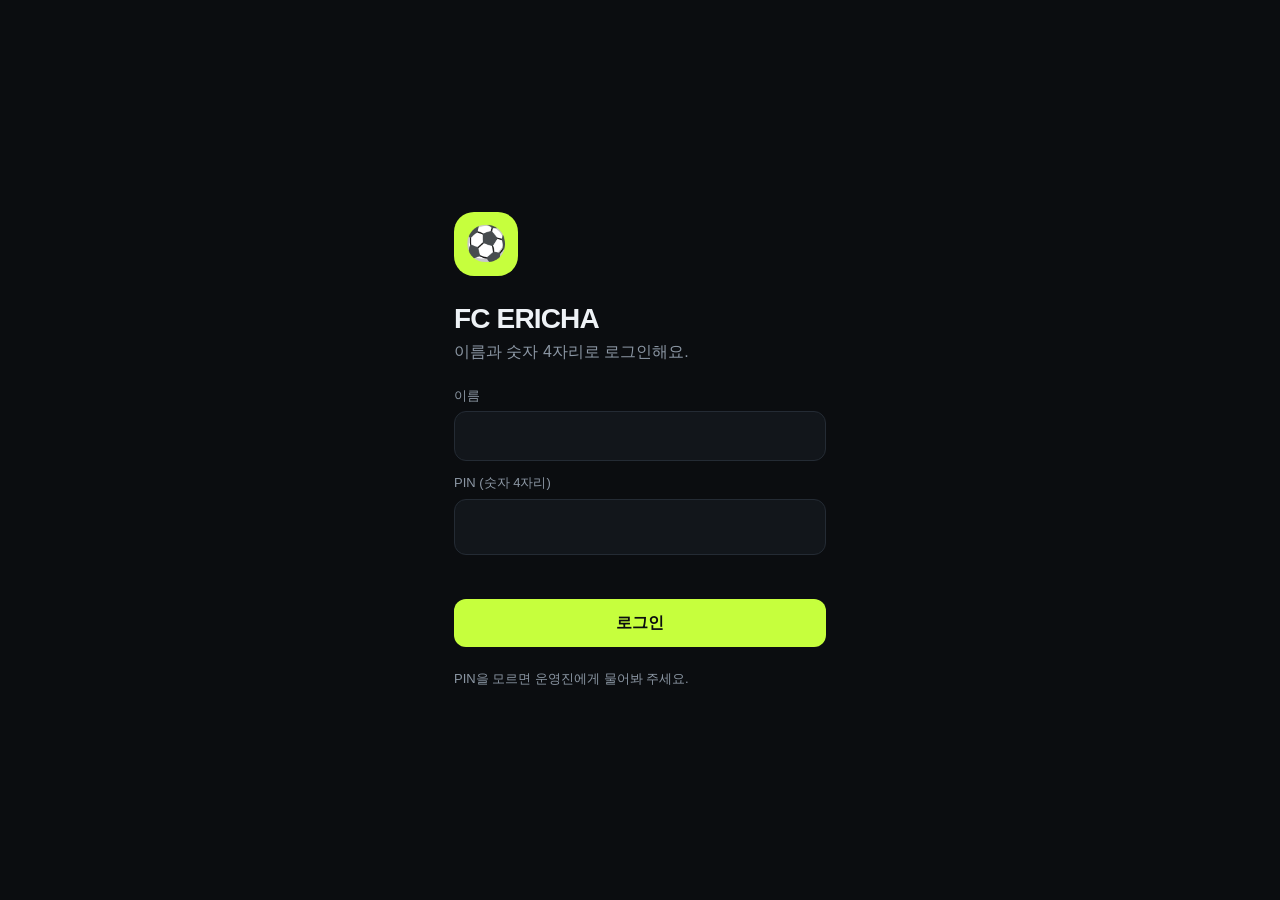
<file: index.html>
<!doctype html>
<html lang="ko">
<head>
<meta charset="utf-8">
<meta name="viewport" content="width=device-width, initial-scale=1, viewport-fit=cover">
<meta name="theme-color" content="#0B0D10">
<meta name="color-scheme" content="dark">
<meta name="apple-mobile-web-app-capable" content="yes">
<meta name="mobile-web-app-capable" content="yes">
<meta name="apple-mobile-web-app-status-bar-style" content="black-translucent">
<meta name="apple-mobile-web-app-title" content="풋살">
<title>풋살 클럽</title>
<link rel="manifest" href="manifest.webmanifest">
<link rel="apple-touch-icon" href="icons/icon-192.png">
<link rel="icon" href="icons/icon-192.png">
<link rel="stylesheet" href="style.css">
</head>
<body>
<div id="app"></div>
<div id="toast" role="status" aria-live="polite"></div>
<script src="config.js"></script>
<script src="app.js"></script>
<script>
if ('serviceWorker' in navigator) {
  addEventListener('load', function () {
    navigator.serviceWorker.register('sw.js').catch(function () {});
  });
}
</script>
</body>
</html>
</file>
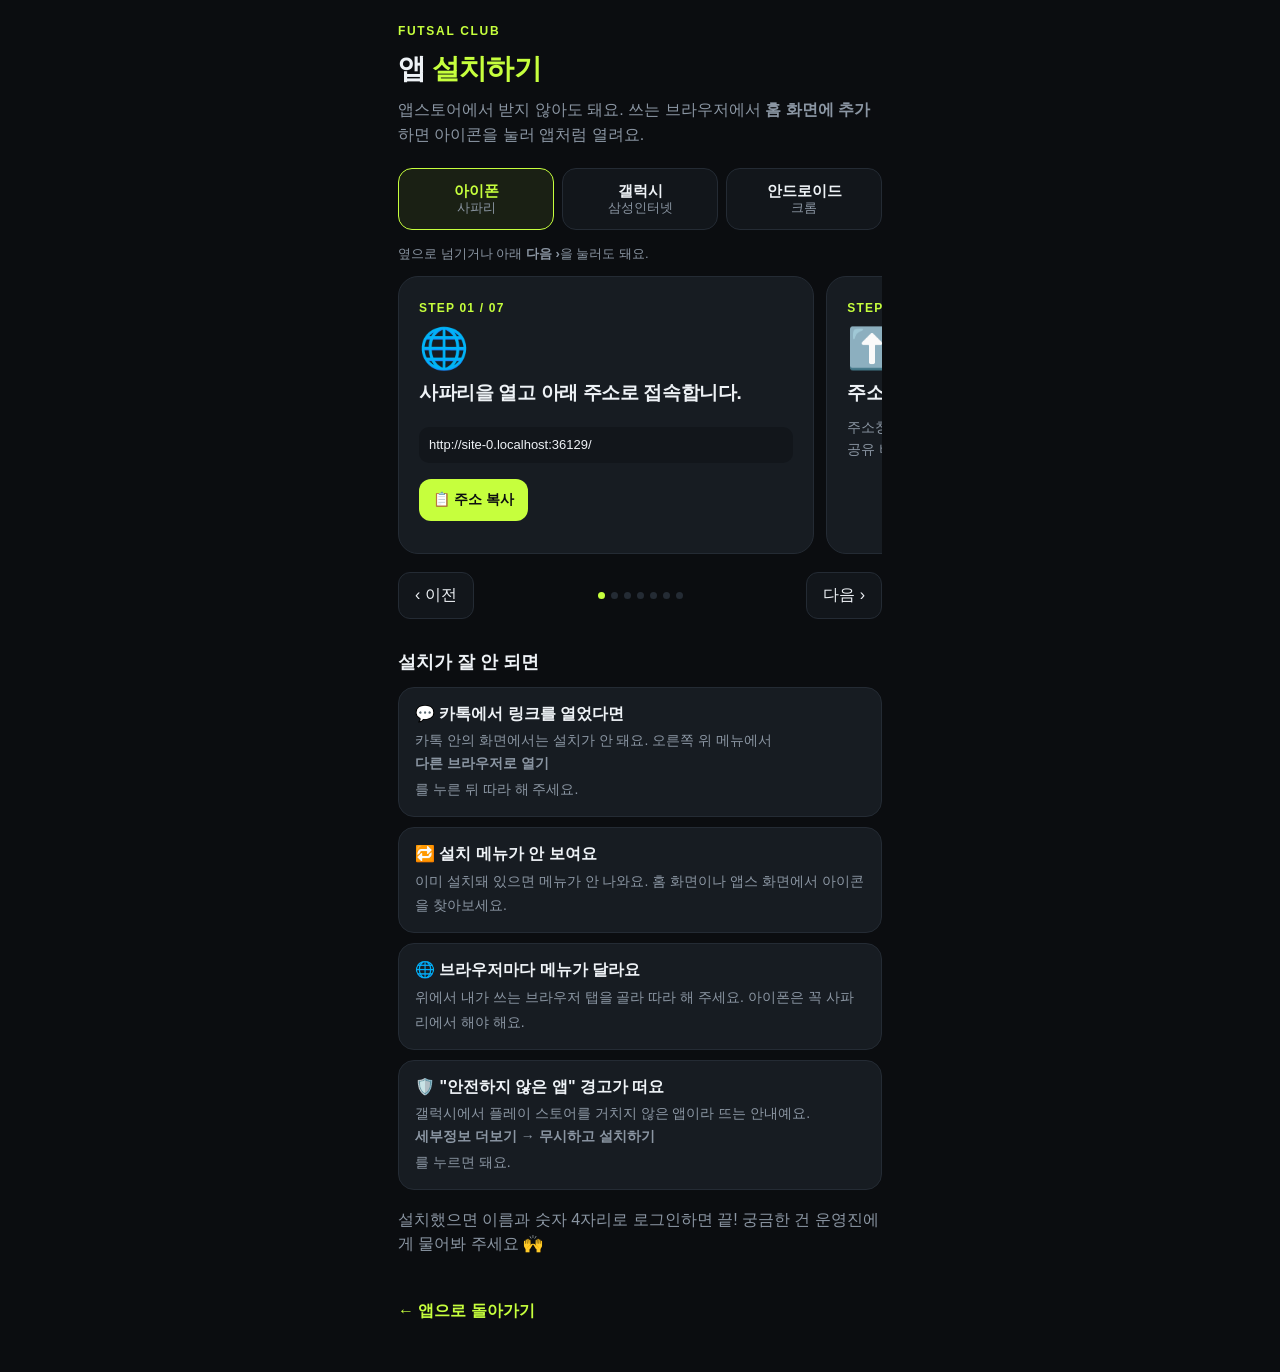
<file: install.html>
<!doctype html>
<html lang="ko">
<head>
<meta charset="utf-8">
<meta name="viewport" content="width=device-width, initial-scale=1, viewport-fit=cover">
<meta name="theme-color" content="#0B0D10">
<meta name="color-scheme" content="dark">
<title>앱 설치하기</title>
<style>
:root{--bg:#0B0D10;--bg2:#12161b;--card:#171c22;--line:#242b34;--tx:#EEF2F6;--mut:#8b96a3;--acc:#C6FF3D;--acc-tx:#0B0D10}
*{box-sizing:border-box;-webkit-tap-highlight-color:transparent}
html,body{margin:0;background:var(--bg);color:var(--tx);font-family:-apple-system,BlinkMacSystemFont,"Pretendard","Apple SD Gothic Neo","Noto Sans KR",sans-serif;line-height:1.55}
button{font:inherit;color:inherit;border:0;background:none;cursor:pointer;padding:0}
.wrap{max-width:520px;margin:0 auto;padding:calc(22px + env(safe-area-inset-top)) 18px 48px}
.eyebrow{color:var(--acc);font-size:12px;letter-spacing:.14em;font-weight:700}
h1{font-size:28px;letter-spacing:-.03em;margin:6px 0 8px}
h1 em{font-style:normal;color:var(--acc)}
.lead{color:var(--mut);margin:0 0 20px}
.tabs{display:grid;grid-template-columns:repeat(3,1fr);gap:8px;margin-bottom:14px}
.tab{padding:12px 6px;border-radius:14px;background:var(--bg2);border:1px solid var(--line);color:var(--mut);font-size:13px;line-height:1.3;text-align:center}
.tab b{display:block;font-size:15px;color:var(--tx)}
.tab.on{border-color:var(--acc);background:rgba(198,255,61,.08)}
.tab.on b{color:var(--acc)}
.hint{color:var(--mut);font-size:13px;margin:0 0 10px}
.track{display:flex;gap:12px;overflow-x:auto;scroll-snap-type:x mandatory;scrollbar-width:none;padding:2px 0 6px}
.track::-webkit-scrollbar{display:none}
.step{flex:0 0 86%;scroll-snap-align:center;background:var(--card);border:1px solid var(--line);border-radius:20px;padding:22px 20px;display:grid;gap:10px;min-height:210px;align-content:start}
.step .no{color:var(--acc);font-size:12px;font-weight:700;letter-spacing:.1em}
.step .big{font-size:40px;line-height:1}
.step h2{font-size:19px;margin:0;letter-spacing:-.02em}
.step p{margin:0;color:var(--mut);font-size:14px}
.step b{color:var(--tx)}
.step.done{border-color:var(--acc)}
.nav{display:flex;justify-content:space-between;align-items:center;margin:12px 0 4px}
.nav button{padding:10px 16px;border-radius:12px;background:var(--bg2);border:1px solid var(--line)}
.dots{display:flex;gap:6px}
.dots i{width:7px;height:7px;border-radius:50%;background:var(--line)}
.dots i.on{background:var(--acc)}
.copy{margin-top:6px;padding:10px 14px;border-radius:12px;background:var(--acc);color:var(--acc-tx);font-weight:700;justify-self:start;font-size:14px}
.url{font-size:13px;color:var(--tx);word-break:break-all;background:var(--bg2);padding:8px 10px;border-radius:10px}
h3.help{margin:30px 0 10px;font-size:18px}
.faq{display:grid;gap:10px}
.faq div{background:var(--card);border:1px solid var(--line);border-radius:16px;padding:14px 16px}
.faq b{display:block;margin-bottom:2px}
.faq span{color:var(--mut);font-size:14px}
.back{display:inline-block;margin-top:22px;color:var(--acc);text-decoration:none;font-weight:700}
</style>
</head>
<body>
<div class="wrap">
  <div class="eyebrow">FUTSAL CLUB</div>
  <h1>앱 <em>설치하기</em></h1>
  <p class="lead">앱스토어에서 받지 않아도 돼요. 쓰는 브라우저에서 <b>홈 화면에 추가</b>하면 아이콘을 눌러 앱처럼 열려요.</p>

  <div class="tabs" id="tabs">
    <button class="tab on" data-k="ios"><b>아이폰</b>사파리</button>
    <button class="tab" data-k="sam"><b>갤럭시</b>삼성인터넷</button>
    <button class="tab" data-k="chr"><b>안드로이드</b>크롬</button>
  </div>
  <p class="hint">옆으로 넘기거나 아래 <b>다음 ›</b>을 눌러도 돼요.</p>

  <div class="track" id="track"></div>
  <div class="nav"><button id="prev">‹ 이전</button><div class="dots" id="dots"></div><button id="next">다음 ›</button></div>

  <h3 class="help">설치가 잘 안 되면</h3>
  <div class="faq">
    <div><b>💬 카톡에서 링크를 열었다면</b><span>카톡 안의 화면에서는 설치가 안 돼요. 오른쪽 위 메뉴에서 <b>다른 브라우저로 열기</b>를 누른 뒤 따라 해 주세요.</span></div>
    <div><b>🔁 설치 메뉴가 안 보여요</b><span>이미 설치돼 있으면 메뉴가 안 나와요. 홈 화면이나 앱스 화면에서 아이콘을 찾아보세요.</span></div>
    <div><b>🌐 브라우저마다 메뉴가 달라요</b><span>위에서 내가 쓰는 브라우저 탭을 골라 따라 해 주세요. 아이폰은 꼭 사파리에서 해야 해요.</span></div>
    <div><b>🛡️ "안전하지 않은 앱" 경고가 떠요</b><span>갤럭시에서 플레이 스토어를 거치지 않은 앱이라 뜨는 안내예요. <b>세부정보 더보기 → 무시하고 설치하기</b>를 누르면 돼요.</span></div>
  </div>
  <p class="lead" style="margin-top:18px">설치했으면 이름과 숫자 4자리로 로그인하면 끝! 궁금한 건 운영진에게 물어봐 주세요 🙌</p>
  <a class="back" href="index.html">← 앱으로 돌아가기</a>
</div>

<script>
(function () {
  var APP_URL = location.href.replace(/install\.html.*$/, '');
  var copyStep = function (browser) {
    return { e: '🌐', t: '<b>' + browser + '</b>을 열고 아래 주소로 접속합니다.', d: '<div class="url">' + APP_URL + '</div><button class="copy" data-copy>📋 주소 복사</button>' };
  };
  var DATA = {
    ios: [
      copyStep('사파리'),
      { e: '⬆️', t: '주소표시줄의 <b>⋯</b> 아이콘을 누릅니다.', d: '주소창 오른쪽(또는 화면 아래)에 있어요. 예전 iOS라면 아래 공유 버튼을 바로 눌러도 돼요.' },
      { e: '📤', t: '<b>공유</b>를 선택합니다.', d: '' },
      { e: '➕', t: '<b>더 보기</b>를 선택합니다.', d: '아이콘 줄 맨 오른쪽에 있어요.' },
      { e: '🏠', t: '<b>홈 화면에 추가</b>를 선택합니다.', d: '' },
      { e: '✅', t: '오른쪽 위 <b>추가</b>를 선택합니다.', d: '"웹 앱으로 열기"는 켜 둔 그대로 두세요.' },
      { e: '🎉', t: '끝!', d: '홈 화면에 생긴 아이콘으로 열면 돼요.', done: true }
    ],
    sam: [
      copyStep('삼성인터넷'),
      { e: '⬇️', t: '주소표시줄의 <b>설치(다운로드) 아이콘</b>을 누릅니다.', d: '주소창 오른쪽 끝에 있어요. 안 보이면 메뉴(≡) → <b>현재 페이지 추가</b> → <b>홈 화면</b>.' },
      { e: '📲', t: '"앱스 화면에 이 웹페이지를 추가할까요?"에서 <b>추가</b>를 선택합니다.', d: '' },
      { e: '⚠️', t: '경고가 뜨면 <b>세부정보 더보기</b>를 선택합니다.', d: '"안전하지 않은 앱" 안내는 플레이 스토어를 거치지 않아서 뜨는 거예요. 우리 클럽 앱이니 걱정하지 마세요.' },
      { e: '✅', t: '<b>무시하고 설치하기</b>를 선택합니다.', d: '' },
      { e: '🎉', t: '끝!', d: '홈 화면에 생긴 아이콘으로 열면 돼요.', done: true }
    ],
    chr: [
      copyStep('Chrome'),
      { e: '⋮', t: '주소표시줄 오른쪽 <b>⋮ 메뉴</b>를 누릅니다.', d: '' },
      { e: '📲', t: '<b>설치 및 바로가기 만들기</b>를 선택합니다.', d: '' },
      { e: '⬇️', t: '<b>설치</b>를 선택합니다.', d: '"바로가기 만들기"가 아니라 <b>설치</b>를 골라 주세요.' },
      { e: '✅', t: '"앱 설치" 창에서 <b>설치</b>를 선택합니다.', d: '' },
      { e: '🎉', t: '끝!', d: '홈 화면에 생긴 아이콘으로 열면 돼요.', done: true }
    ]
  };

  var cur = 'ios', idx = 0;
  var track = document.getElementById('track'), dots = document.getElementById('dots');

  function build() {
    var s = DATA[cur];
    track.innerHTML = s.map(function (x, i) {
      return '<div class="step' + (x.done ? ' done' : '') + '"><div class="no">STEP ' + String(i + 1).padStart(2, '0') + ' / ' + String(s.length).padStart(2, '0') + '</div><div class="big">' + x.e + '</div><h2>' + x.t + '</h2>' + (x.d ? '<p>' + x.d + '</p>' : '') + '</div>';
    }).join('');
    dots.innerHTML = s.map(function (_, i) { return '<i class="' + (i === 0 ? 'on' : '') + '"></i>'; }).join('');
    idx = 0; track.scrollLeft = 0;
  }
  function go(i) {
    var n = DATA[cur].length; idx = Math.max(0, Math.min(n - 1, i));
    var el = track.children[idx];
    track.scrollTo({ left: el.offsetLeft - (track.clientWidth - el.clientWidth) / 2, behavior: 'smooth' });
  }
  track.addEventListener('scroll', function () {
    var c = track.scrollLeft + track.clientWidth / 2, best = 0, d = 1e9;
    Array.prototype.forEach.call(track.children, function (el, i) {
      var m = Math.abs(el.offsetLeft + el.clientWidth / 2 - c); if (m < d) { d = m; best = i; }
    });
    idx = best;
    Array.prototype.forEach.call(dots.children, function (el, i) { el.className = i === best ? 'on' : ''; });
  });
  document.getElementById('prev').onclick = function () { go(idx - 1); };
  document.getElementById('next').onclick = function () { go(idx + 1); };
  document.getElementById('tabs').onclick = function (e) {
    var b = e.target.closest('.tab'); if (!b) return;
    cur = b.dataset.k;
    Array.prototype.forEach.call(this.children, function (t) { t.classList.toggle('on', t === b); });
    build();
  };
  track.addEventListener('click', function (e) {
    if (!e.target.closest('[data-copy]')) return;
    var done = function () { e.target.textContent = '✅ 복사했어요'; };
    if (navigator.clipboard) navigator.clipboard.writeText(APP_URL).then(done, done); else done();
  });

  // UA로 기본 탭 추천
  var ua = navigator.userAgent;
  if (/SamsungBrowser/i.test(ua)) cur = 'sam';
  else if (/Android/i.test(ua)) cur = 'chr';
  Array.prototype.forEach.call(document.getElementById('tabs').children, function (t) { t.classList.toggle('on', t.dataset.k === cur); });
  build();
})();
</script>
</body>
</html>
</file>
<file: style.css>
:root {
  --bg: #0B0D10;
  --bg2: #12161b;
  --card: #171c22;
  --line: #242b34;
  --tx: #EEF2F6;
  --mut: #8b96a3;
  --acc: #C6FF3D;
  --acc-tx: #0B0D10;
  --bad: #ff6b6b;
  --warn: #ffcc4d;
  --blue: #4dd0ff;
  --r: 16px;
  --safe-b: env(safe-area-inset-bottom, 0px);
  --safe-t: env(safe-area-inset-top, 0px);
}
* { box-sizing: border-box; -webkit-tap-highlight-color: transparent; }
html, body {
  margin: 0; background: var(--bg); color: var(--tx);
  font-family: -apple-system, BlinkMacSystemFont, "Pretendard", "Apple SD Gothic Neo", "Noto Sans KR", "Malgun Gothic", sans-serif;
  font-size: 16px; line-height: 1.5;
}
body { overscroll-behavior-y: none; }
button { font: inherit; color: inherit; cursor: pointer; border: 0; background: none; padding: 0; }
input, select { font: inherit; color: var(--tx); }
h1, h2, h3, p { margin: 0; }

/* ---------- shell ---------- */
.shell { min-height: 100dvh; padding-bottom: calc(76px + var(--safe-b)); }
.top {
  position: sticky; top: 0; z-index: 5;
  padding: calc(14px + var(--safe-t)) 18px 12px;
  display: flex; align-items: center; justify-content: space-between;
  background: linear-gradient(var(--bg) 70%, transparent);
}
.top .club { font-size: 12px; letter-spacing: .14em; color: var(--acc); font-weight: 700; }
.top h1 { font-size: 22px; letter-spacing: -.02em; }
.main { padding: 4px 16px 24px; display: grid; gap: 12px; max-width: 560px; margin: 0 auto; }

.nav {
  position: fixed; left: 0; right: 0; bottom: 0; z-index: 10;
  display: grid; grid-template-columns: repeat(4, 1fr);
  padding: 8px 8px calc(8px + var(--safe-b));
  background: rgba(18, 22, 27, .92); backdrop-filter: blur(14px);
  border-top: 1px solid var(--line);
}
.nav button { display: grid; justify-items: center; gap: 2px; padding: 6px 0; color: var(--mut); font-size: 11px; }
.nav button .ic { font-size: 22px; line-height: 1.1; filter: grayscale(1) opacity(.7); }
.nav button.on { color: var(--acc); }
.nav button.on .ic { filter: none; }

/* ---------- cards ---------- */
.card { background: var(--card); border: 1px solid var(--line); border-radius: var(--r); padding: 16px; display: grid; gap: 12px; }
.card.past { opacity: .6; }
.card-h { display: flex; justify-content: space-between; align-items: flex-start; gap: 8px; }
.ttl { font-size: 18px; font-weight: 700; letter-spacing: -.01em; }
.meta { color: var(--mut); font-size: 14px; }
.icon-btn { width: 32px; height: 32px; border-radius: 10px; color: var(--mut); background: var(--bg2); }
.counts { display: flex; gap: 6px; flex-wrap: wrap; }
.pill { font-size: 12px; padding: 3px 10px; border-radius: 99px; background: var(--bg2); color: var(--mut); border: 1px solid var(--line); }
.pill.yes { color: var(--acc); border-color: rgba(198,255,61,.35); }
.pill.no { color: var(--bad); border-color: rgba(255,107,107,.35); }
.pill.maybe { color: var(--warn); border-color: rgba(255,204,77,.35); }
.vote { display: grid; grid-template-columns: repeat(3, 1fr); gap: 8px; }
.vbtn { padding: 12px 0; border-radius: 12px; background: var(--bg2); border: 1px solid var(--line); font-weight: 600; color: var(--mut); transition: transform .06s; }
.vbtn:active { transform: scale(.97); }
.vbtn.yes.on { background: var(--acc); color: var(--acc-tx); border-color: var(--acc); }
.vbtn.maybe.on { background: var(--warn); color: var(--acc-tx); border-color: var(--warn); }
.vbtn.no.on { background: var(--bad); color: #1a0505; border-color: var(--bad); }
.link { color: var(--mut); font-size: 13px; text-align: left; padding: 2px 0; }
.roster { margin: 0; display: grid; grid-template-columns: 44px 1fr; gap: 6px 10px; font-size: 14px; }
.roster dt { color: var(--mut); }
.roster dd { margin: 0; word-break: keep-all; }
.sec { color: var(--mut); font-size: 13px; padding: 8px 4px 0; }
.empty { text-align: center; color: var(--mut); padding: 48px 12px; display: grid; gap: 6px; }
.empty b { color: var(--tx); font-size: 17px; }

/* ---------- buttons / forms ---------- */
.btn { padding: 12px 18px; border-radius: 12px; background: var(--acc); color: var(--acc-tx); font-weight: 700; }
.btn.ghost { background: var(--bg2); color: var(--tx); border: 1px solid var(--line); }
.btn.danger { background: transparent; color: var(--bad); border: 1px solid rgba(255,107,107,.4); }
.btn.block { width: 100%; }
.btn.big { padding: 16px 28px; font-size: 18px; min-width: 150px; }
.btn[disabled] { opacity: .5; }
.fab { position: fixed; right: 18px; bottom: calc(88px + var(--safe-b)); z-index: 9; box-shadow: 0 8px 24px rgba(0,0,0,.5); border-radius: 99px; padding: 14px 20px; }
.field { display: grid; gap: 6px; }
.field label { font-size: 13px; color: var(--mut); }
.field input, .field select {
  width: 100%; padding: 12px 14px; border-radius: 12px;
  background: var(--bg2); border: 1px solid var(--line); outline: none;
}
.field input:focus, .field select:focus { border-color: var(--acc); }
.row { display: flex; gap: 8px; align-items: center; }
.row > * { flex: 1; }
.chip { padding: 8px 14px; border-radius: 99px; background: var(--bg2); border: 1px solid var(--line); color: var(--mut); font-size: 14px; }
.chip.on { background: var(--acc); color: var(--acc-tx); border-color: var(--acc); font-weight: 700; }
.chips { display: flex; gap: 8px; flex-wrap: wrap; }

/* ---------- login ---------- */
.login { min-height: 100dvh; display: grid; align-content: center; gap: 22px; padding: 28px 24px; max-width: 420px; margin: 0 auto; }
.login .logo { width: 64px; height: 64px; border-radius: 20px; background: var(--acc); color: var(--acc-tx); display: grid; place-items: center; font-size: 34px; }
.login h1 { font-size: 28px; letter-spacing: -.03em; }
.login p { color: var(--mut); }
.login form { display: grid; gap: 12px; }
.notice { background: rgba(255,204,77,.08); border: 1px solid rgba(255,204,77,.35); color: var(--warn); padding: 12px 14px; border-radius: 12px; font-size: 14px; }
.err { color: var(--bad); font-size: 14px; min-height: 20px; }
.pin { letter-spacing: .5em; text-align: center; font-size: 20px; }

/* ---------- teams ---------- */
.teams { display: grid; gap: 10px; }
.team { background: var(--card); border: 1px solid var(--line); border-radius: var(--r); padding: 12px; border-top: 3px solid var(--c); }
.team h3 { font-size: 15px; display: flex; justify-content: space-between; margin-bottom: 8px; }
.team h3 small { color: var(--mut); font-weight: 400; }
.pchip { display: inline-block; margin: 0 6px 6px 0; padding: 7px 12px; border-radius: 99px; background: var(--bg2); border: 1px solid var(--line); font-size: 14px; }
.pchip:active { transform: scale(.96); }
.hint { color: var(--mut); font-size: 13px; }

/* ---------- timer ---------- */
.timer { display: grid; gap: 18px; justify-items: center; padding-top: 6px; }
.presets { display: flex; gap: 8px; flex-wrap: wrap; justify-content: center; }
.disp { font-size: clamp(76px, 28vw, 128px); font-weight: 800; letter-spacing: -.04em; font-variant-numeric: tabular-nums; line-height: 1; }
.disp.low { color: var(--warn); }
.disp.end { color: var(--bad); animation: blink .8s steps(2) infinite; }
@keyframes blink { 50% { opacity: .25; } }
.tbtns { display: flex; gap: 10px; }
.score { width: 100%; display: grid; grid-template-columns: 1fr 1fr; gap: 10px; }
.sbox { background: var(--card); border: 1px solid var(--line); border-radius: var(--r); padding: 14px 10px; display: grid; justify-items: center; gap: 8px; }
.sname { width: 100%; text-align: center; background: transparent; border: 0; border-bottom: 1px dashed var(--line); padding: 4px; outline: none; color: var(--mut); }
.snum { font-size: 64px; font-weight: 800; line-height: 1; font-variant-numeric: tabular-nums; }
.sbtns { display: flex; gap: 8px; width: 100%; }
.sbtns .btn { flex: 1; padding: 12px 0; }

/* ---------- me ---------- */
.mem { display: flex; justify-content: space-between; align-items: center; padding: 10px 0; border-bottom: 1px solid var(--line); gap: 8px; }
.mem:last-child { border-bottom: 0; }
.mem small { color: var(--mut); }
.badge { font-size: 11px; padding: 2px 8px; border-radius: 99px; background: rgba(198,255,61,.14); color: var(--acc); margin-left: 6px; }

/* ---------- modal / toast ---------- */
.modal { position: fixed; inset: 0; z-index: 30; background: rgba(0,0,0,.6); display: flex; align-items: flex-end; justify-content: center; }
.sheet { width: 100%; max-width: 560px; background: var(--card); border-radius: 22px 22px 0 0; padding: 20px 18px calc(22px + var(--safe-b)); display: grid; gap: 14px; animation: up .2s ease-out; max-height: 92dvh; overflow: auto; }
.sheet h2 { font-size: 19px; }
@keyframes up { from { transform: translateY(40px); opacity: 0; } }
#toast {
  position: fixed; left: 50%; bottom: calc(96px + var(--safe-b)); transform: translate(-50%, 20px);
  background: #fff; color: #0B0D10; padding: 10px 16px; border-radius: 99px; font-size: 14px; font-weight: 600;
  opacity: 0; pointer-events: none; transition: .2s; z-index: 40; max-width: 90vw; text-align: center;
}
#toast.show { opacity: 1; transform: translate(-50%, 0); }
.spin { text-align: center; color: var(--mut); padding: 40px; }
</file>
